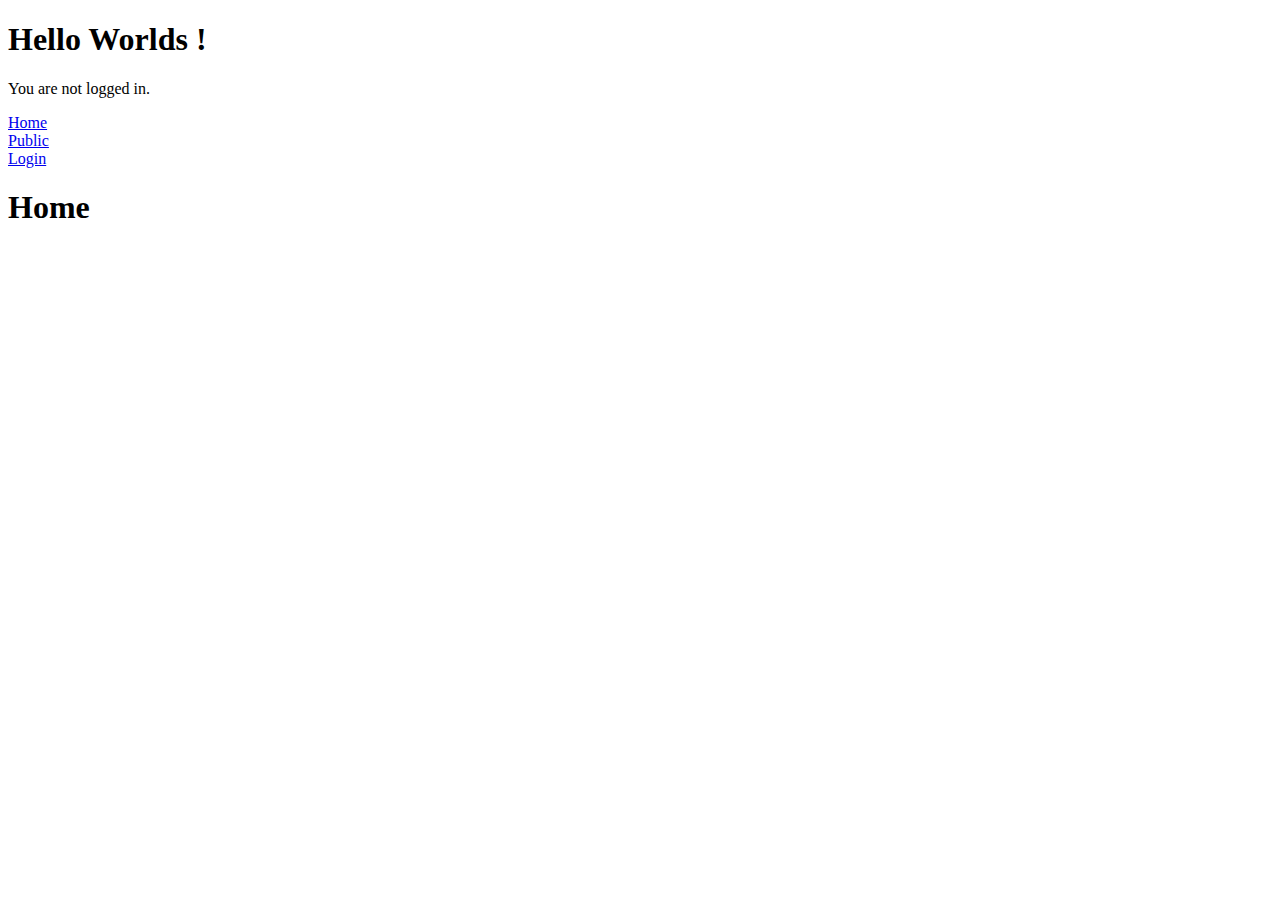
<file: index.html>
<!DOCTYPE HTML PUBLIC "-//W3C//DTD HTML 4.01//EN" "http://www.w3.org/TR/html4/strict.dtd">
<html lang="en">
<head>
	<meta http-equiv="Content-Type" content="text/html;charset=UTF-8">
	<title>Website for gtxpro | Nguyễn Đạt</title>
</head>
<body>
	<h1>Hello Worlds !</h1>
	<div id="root"></div>
	<script src="src/app.min.js"></script>
</body>
</html>
</file>
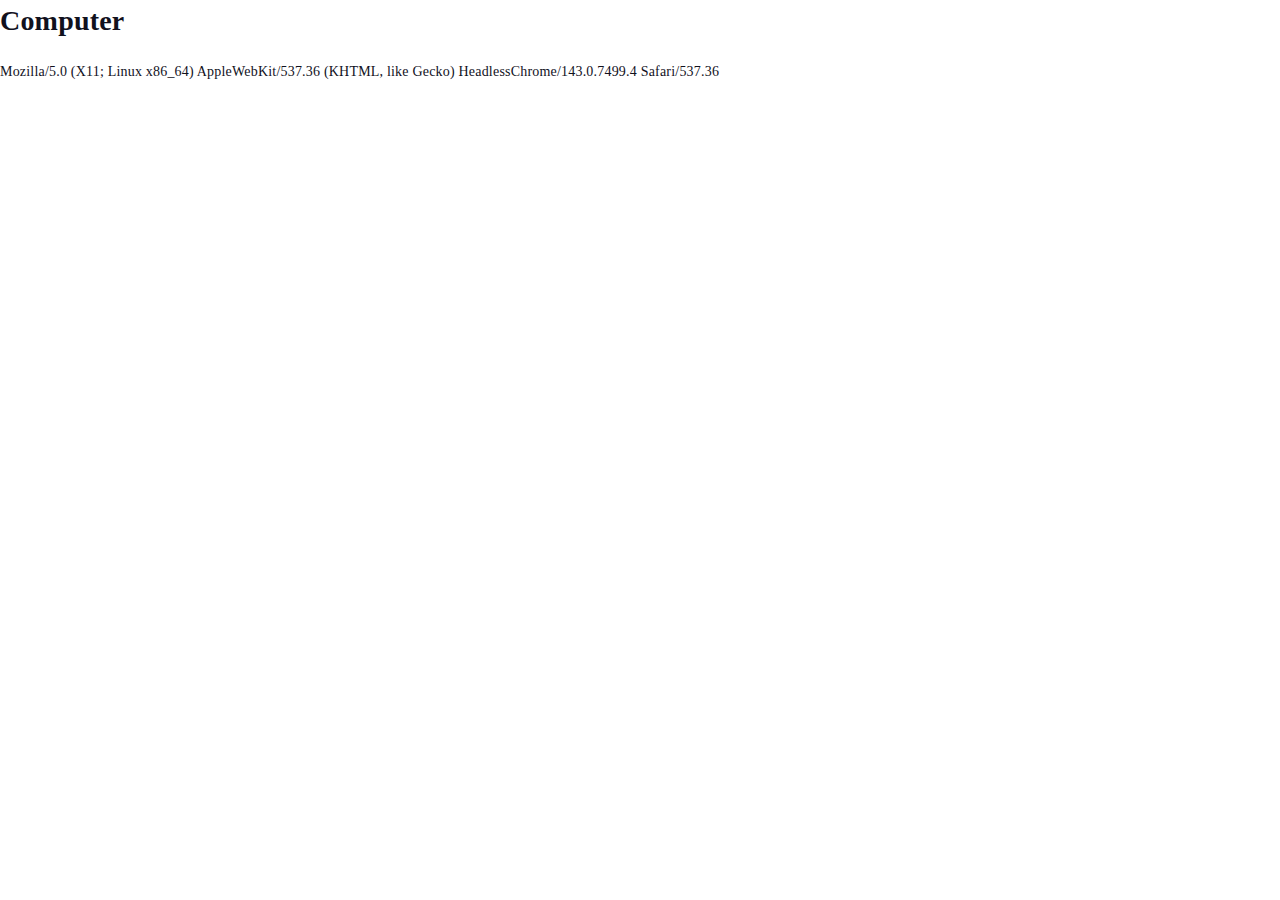
<file: agent/index.html>
<html>
	<head>
		<meta http-equiv="Content-Type" content="text/html;charset=UTF-8" />
		<meta http-equiv="Pragma" content="no-cache">
		<meta http-equiv="Cache-control" content="no-cache">
		<meta http-equiv="Expires" content="0">
		<meta name="viewport" content="width=device-width, initial-scale=1.0">
		<title>Getfly CRM Phần mềm quản lý và chăm sóc khách hàng</title>
		<link rel="stylesheet" href="/agent/styles.9b235e3429db7cd0f520.css?f1d4ae08cb94e13753be" />
	</head>
	<body>
		<div id="root"></div>
		<script src="/agent/vendor.babc9ea9e70e46635729.js?f1d4ae08cb94e13753be"></script><script src="/agent/styles.9b235e3429db7cd0f520.js?f1d4ae08cb94e13753be"></script><script src="/agent/app.9a85eae8250b51ccd8da.js?f1d4ae08cb94e13753be"></script>
	</body>
</html>
</file>
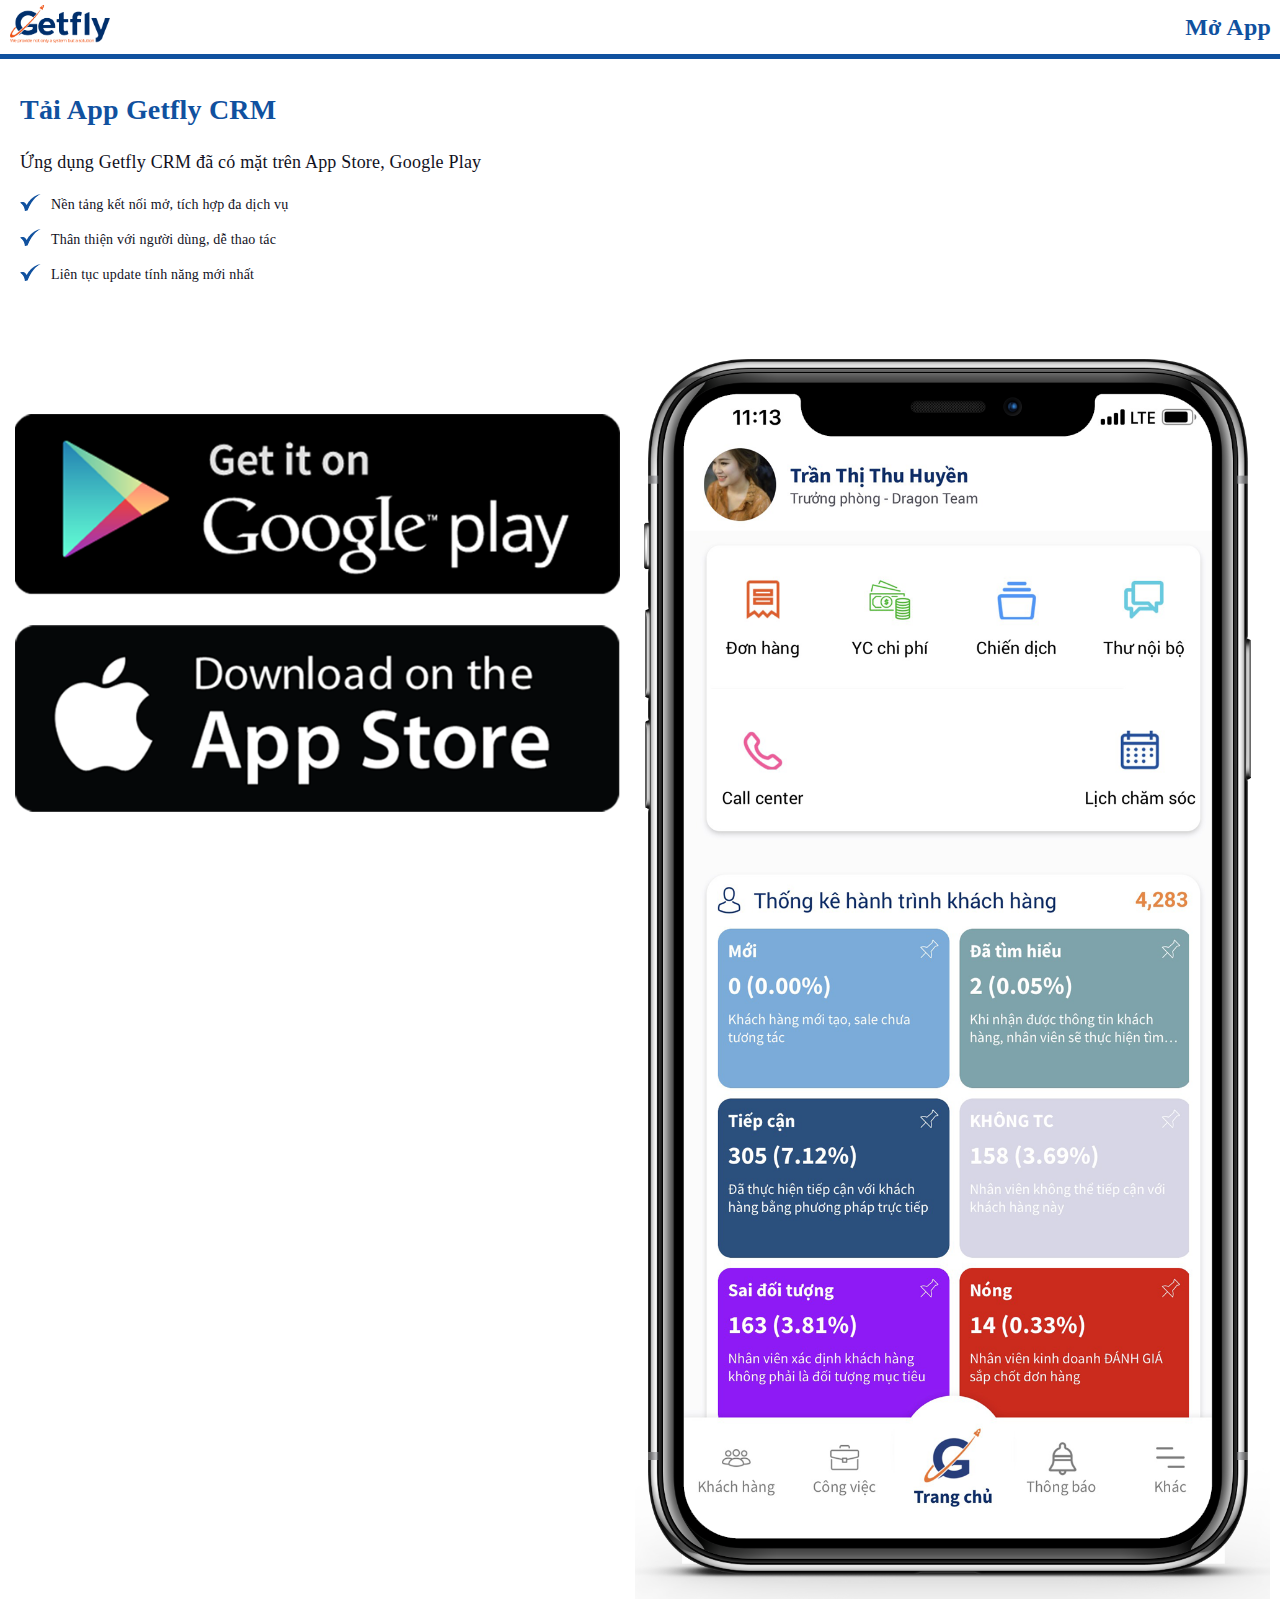
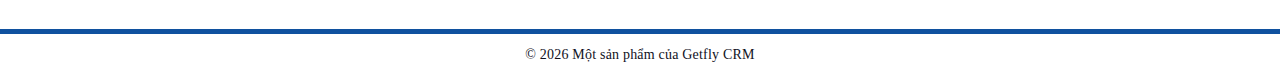
<file: app/index.html>
<html>
	<head>
		<meta http-equiv="Content-Type" content="text/html;charset=UTF-8" />
		<meta http-equiv="Pragma" content="no-cache">
		<meta http-equiv="Cache-control" content="no-cache">
		<meta http-equiv="Expires" content="0">
		<meta name="viewport" content="width=device-width, initial-scale=1.0">
		<title>Getfly CRM Phần mềm quản lý và chăm sóc khách hàng</title>
		<link rel="stylesheet" href="styles.54c583d7c755eb7c48bf.css?cccea214d6c050c2028a" />
	</head>
	<body>
		<div id="root"></div>
		<script src="vendor.7cc7ad9328bf14d13e60.js?cccea214d6c050c2028a"></script><script src="styles.54c583d7c755eb7c48bf.js?cccea214d6c050c2028a"></script><script src="app.ba3a5e1bb3c70db39975.js?cccea214d6c050c2028a"></script>
	</body>
</html>
</file>
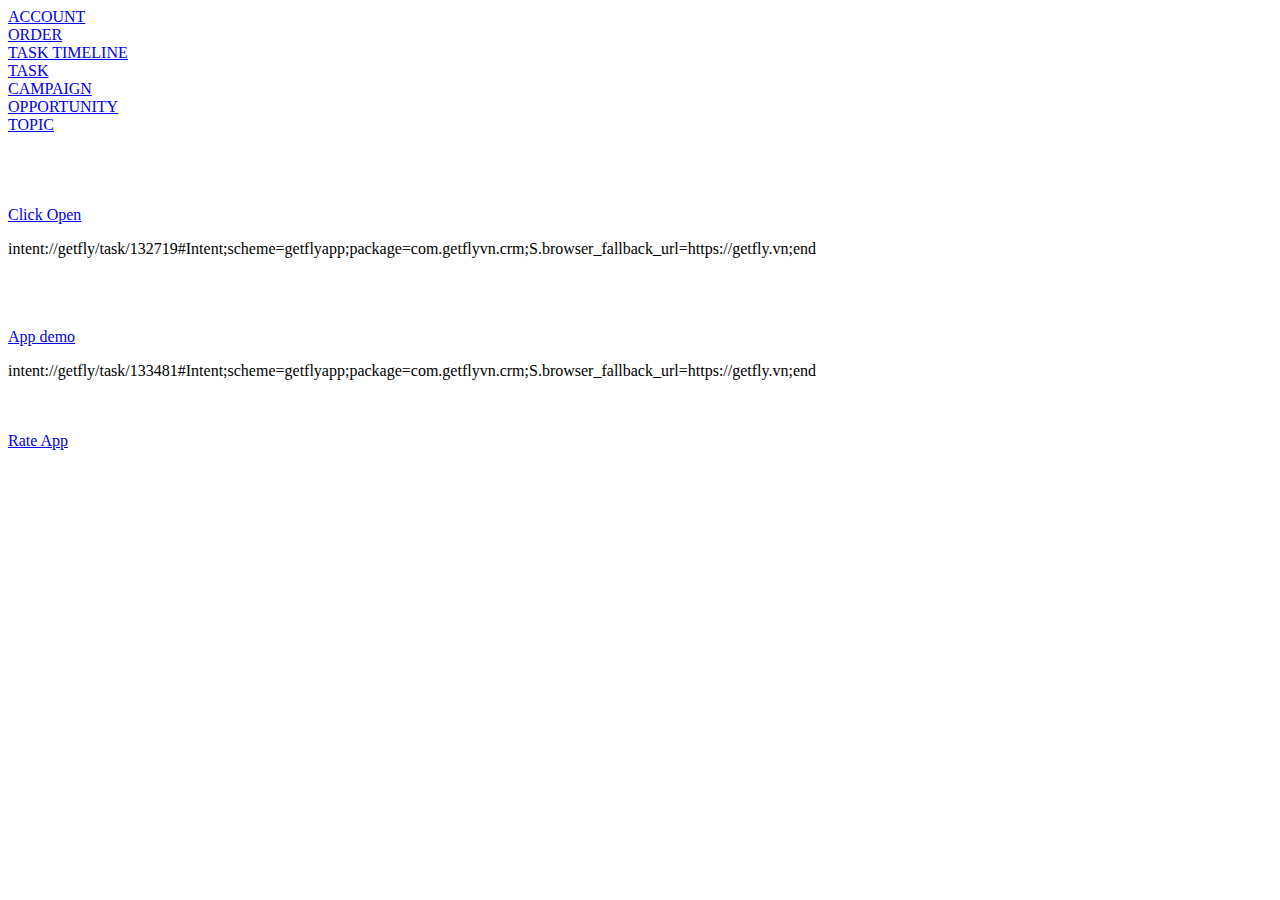
<file: debug/index.html>
<html>
	<head>
		<meta http-equiv="Content-Type" content="text/html;charset=UTF-8" />
		<meta http-equiv="Pragma" content="no-cache">
		<meta http-equiv="Cache-control" content="no-cache">
		<meta http-equiv="Expires" content="0">
		<meta name="viewport" content="width=device-width, initial-scale=1.0">
		<title>DBEUG LINK GETFLY</title>
	</head>
	<body>
		<a href="https://gtxpro.github.io/app/#/crm/view_account/1531">ACCOUNT</a><br/>
		<a href="https://gtxpro.github.io/app/#/crm/order/detail/179">ORDER</a><br/>
		<a href="https://gtxpro.github.io/app/#/tasks/?project_id=1;view_type=list;task_id=369">TASK TIMELINE</a><br/>
		<a href="https://gtxpro.github.io/app/#/task/228">TASK</a><br/>
		<a href="https://gtxpro.github.io/app/#/crm/campaign/dashboard/63">CAMPAIGN</a><br/>
		<a href="https://gtxpro.github.io/app/#/crm/opportunity/detail/1102">OPPORTUNITY</a><br/>
		<a href="https://gtxpro.github.io/app/#/discussions/topic/16">TOPIC</a><br/>
		<br/><br/><br/><br/>
		<a href="intent://getfly/task/132719#Intent;scheme=getflyapp;package=com.getflyvn.crm;S.browser_fallback_url=https://getfly.vn;end">Click Open</a>
		<p>
		intent://getfly/task/132719#Intent;scheme=getflyapp;package=com.getflyvn.crm;S.browser_fallback_url=https://getfly.vn;end
		</p>
		<br/><br/><br/>
		<a href="intent://getfly/task/133481#Intent;scheme=getflyapp;package=com.getflyvn.crm;S.browser_fallback_url=https://getfly.vn;end">App demo</a>
		<p>
		intent://getfly/task/133481#Intent;scheme=getflyapp;package=com.getflyvn.crm;S.browser_fallback_url=https://getfly.vn;end
		</p>
		<br/><br/>
		<a href="itms-apps://itunes.apple.com/app/1490060413">Rate App</a>
	</body>
</html>
</file>
<file: agent/styles.9b235e3429db7cd0f520.css>
body{color:#11111d;font-family:none;font-size:14px;height:100%;line-height:1.5;font-weight:300;letter-spacing:.2px;padding:0!important;margin:0}.header{width:100%;display:flex}.header-50{width:50%;float:left}.logo{width:100px;padding:5px 10px}.open-app{text-decoration:none;float:right;color:#10519f;font-weight:700;font-size:24px;padding:9px}.content-1{border-top:5px solid #10519f;background:#fff;padding:20px}.download-app{font-weight:700;font-size:28px;color:#10519f;margin:10px 0}.app-store{font-size:18px;color:#11111d}.text-1{color:#11111d;font-size:14px}.img-txt{float:left;padding-right:10px}.content-2{width:100%;display:flex;padding:30px 0;background:#fff;text-align:center}.body-content-2{width:50%;float:left;padding-top:50px}.padding15{padding:15px}.body-content-img{width:50%;float:left;padding-right:10px}.footer{border-top:5px solid #10519f;text-align:center;padding:10px}.width100{width:100%}
</file>
<file: app/styles.54c583d7c755eb7c48bf.css>
body{color:#11111d;font-family:none;font-size:14px;height:100%;line-height:1.5;font-weight:300;letter-spacing:.2px;padding:0!important;margin:0}.header{width:100%;display:flex}.header-50{width:50%;float:left}.logo{width:100px;padding:5px 10px}.open-app{text-decoration:none;float:right;color:#10519f;font-weight:700;font-size:24px;padding:9px}.content-1{border-top:5px solid #10519f;background:#fff;padding:20px}.download-app{font-weight:700;font-size:28px;color:#10519f;margin:10px 0}.app-store{font-size:18px;color:#11111d}.text-1{color:#11111d;font-size:14px}.img-txt{float:left;padding-right:10px}.content-2{width:100%;display:flex;padding:30px 0;background:#fff;text-align:center}.body-content-2{width:50%;float:left;padding-top:50px}.padding15{padding:15px}.body-content-img{width:50%;float:left;padding-right:10px}.footer{border-top:5px solid #10519f;text-align:center;padding:10px}.width100{width:100%}
</file>
